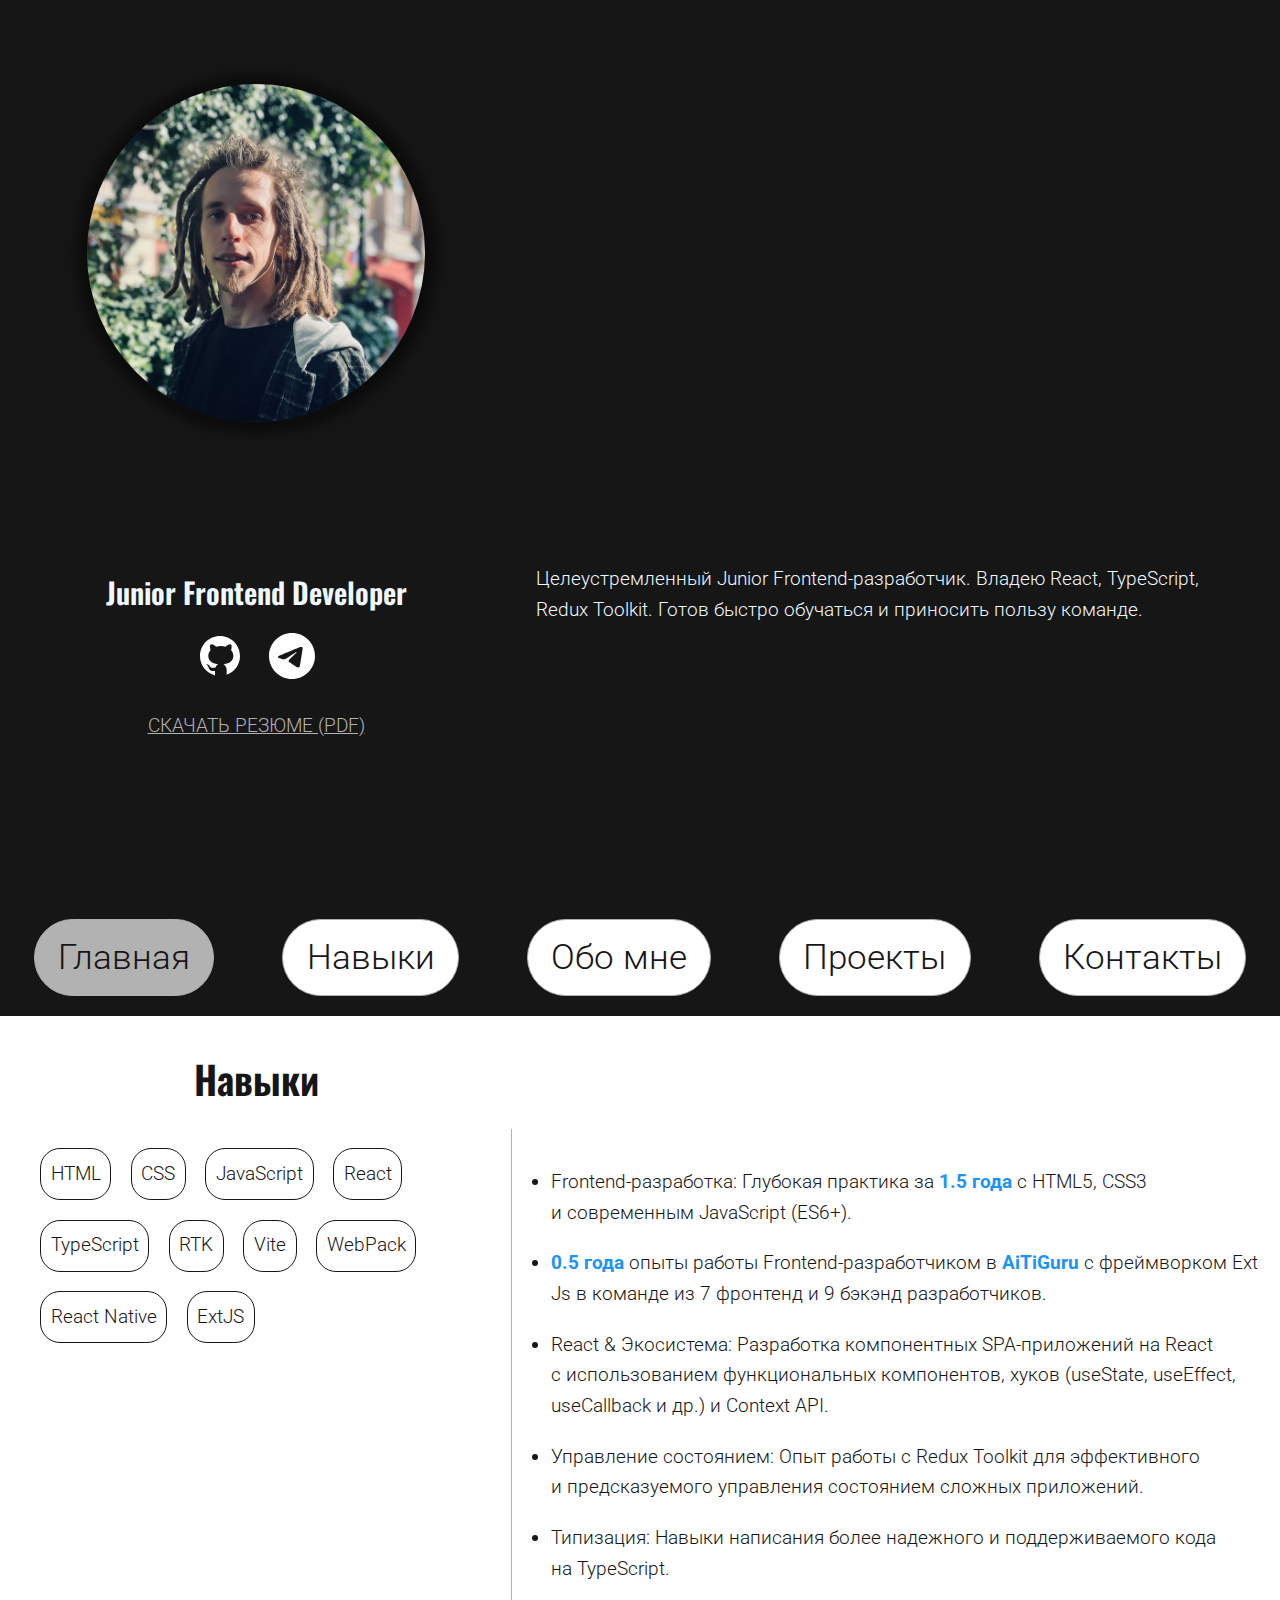
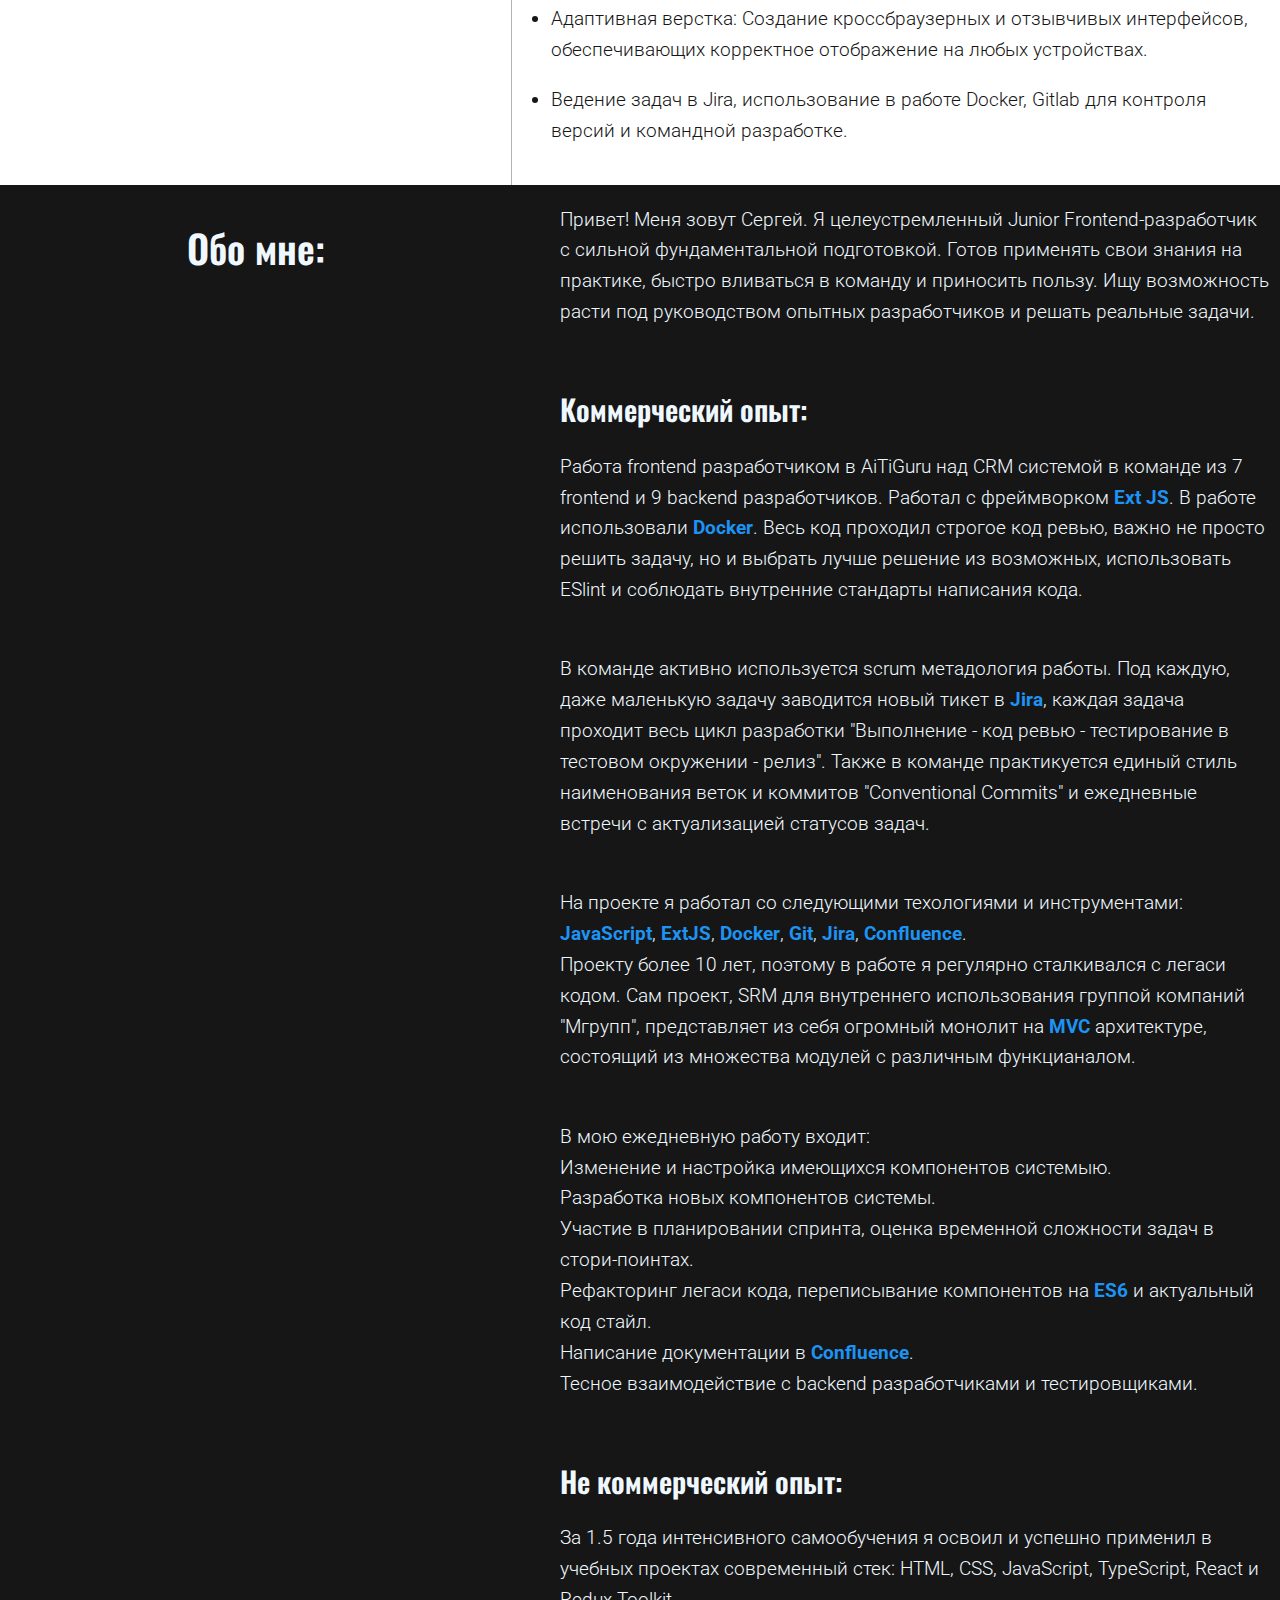
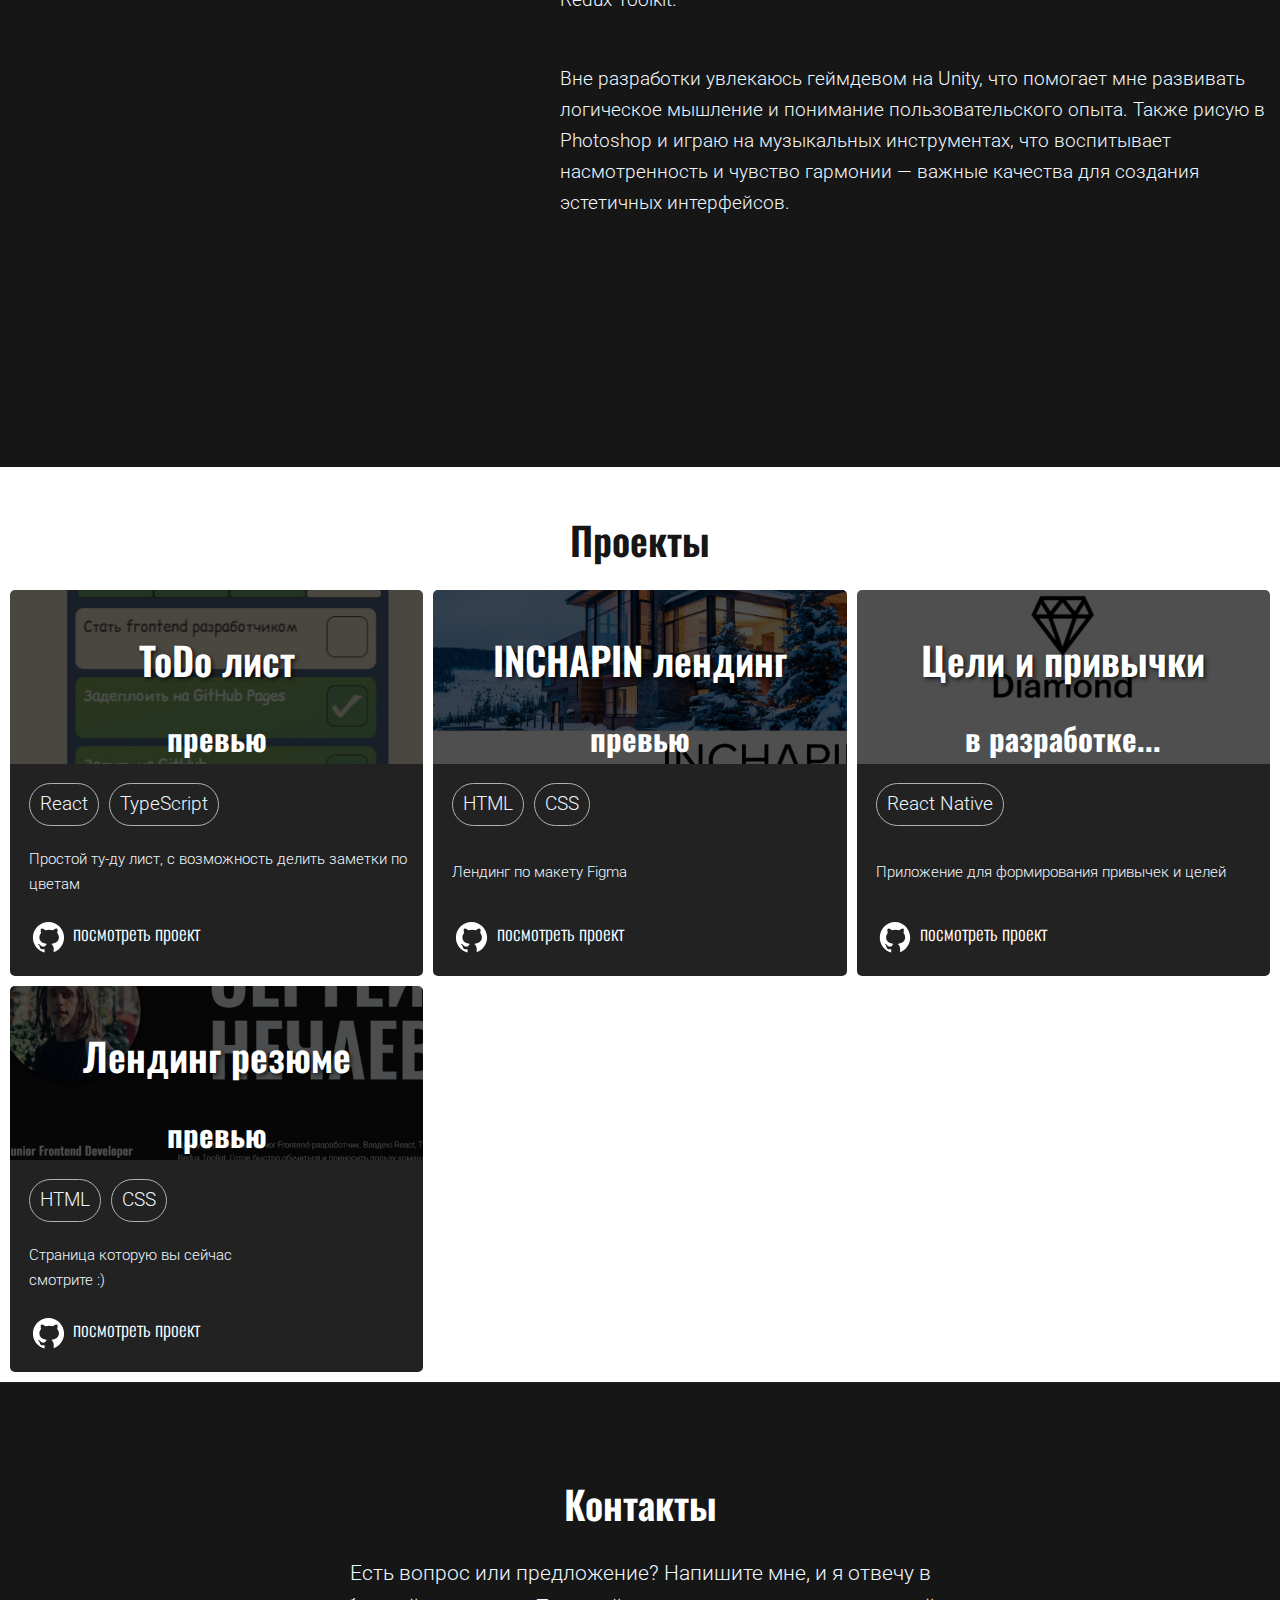
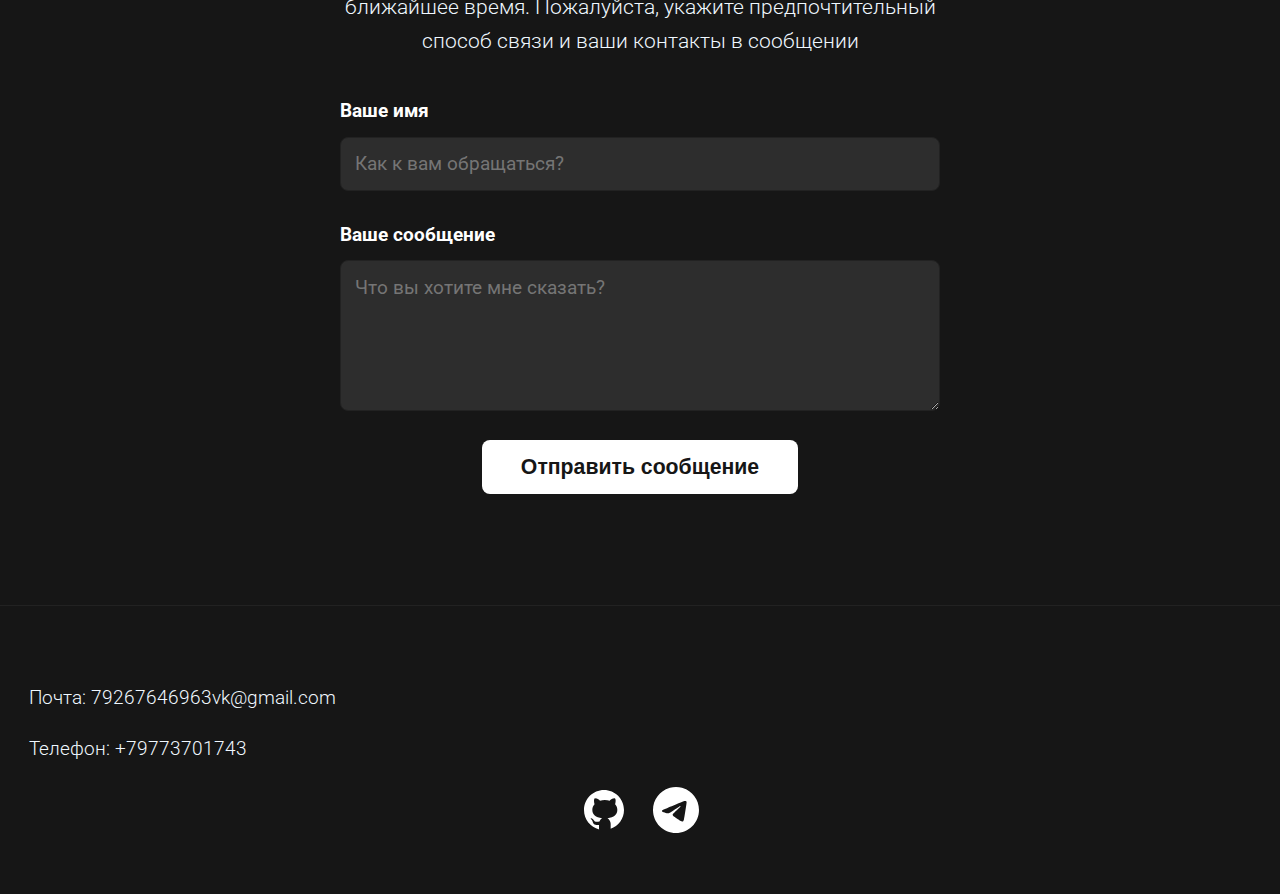
<file: index.html>
<!DOCTYPE html>
<html lang="en">

<head>
    <meta charset="UTF-8">
    <meta name="viewport" content="width=device-width, initial-scale=1.0">
    <meta name="robots" content="index, follow">

    <title>Sergey Frontend</title>
    <link rel="stylesheet" href="./styles/index.css">
</head>

<body>
    <article class="hero" id="hero">
        <img src="./images/avatar.jpg" alt="avatar" class="hero__avatar" loading="lazy">
        <h1 class="hero__title">Сергей <br> Нечаев</h1>
        <div class="hero__left">
            <h2 class="hero__sub-title">Junior Frontend Developer</h2>
            <div class="lincks">
                <button class="link-button" onclick="window.open('https://github.com/ZeroChapter', '_blank')"
                    title="мой GitHub" data-tooltip="GitHub">
                    <img src="./images/icons/github.svg" alt="GitHub">
                </button>
                <button class="link-button" onclick="window.open('http://t.me/LuSenec', '_blank')" title="мой телеграм"
                    data-tooltip="Telegram">
                    <img src="./images/icons/teelgram.svg" alt="tg">
                </button>
            </div>
            <a href="./resume.pdf.html" target="_blank" class="download-link">
                СКАЧАТЬ РЕЗЮМЕ (PDF)
            </a>
        </div>

        <p class="hero__text">
            Целеустремленный Junior Frontend-разработчик. Владею React, TypeScript, Redux&nbsp;Toolkit. Готов быстро
            обучаться и&nbsp;приносить пользу команде.
        </p>

    </article>
    <nav class="nav">
        <button class="nav__toggle" id="navToggle" aria-label="Открыть меню">
            <span></span>
            <span></span>
            <span></span>
        </button>

        <div class="nav__overlay" id="navOverlay"></div>

        <ul class="nav__menu" id="navMenu">
            <li class="nav__item"><a href="#hero">Главная</a></li>
            <li class="nav__item"><a href="#skills">Навыки</a></li>
            <li class="nav__item"><a href="#about">Обо мне</a></li>
            <li class="nav__item"><a href="#projects">Проекты</a></li>
            <li class="nav__item"><a href="#contacts">Контакты</a></li>
        </ul>
    </nav>
    <article class="skills" id="skills">
        <h2 class="skills__h">Навыки</h2>
        <h2 class="skills__h"> </h2>
        <div class="skills__title">
            <ul class="bullets">
                <li>HTML <div data-rating="10" class="level"></div>
                </li>
                <li>CSS <div data-rating="10" class="level"></div>
                </li>
                <li>JavaScript <div data-rating="8" class="level"></div>
                </li>
                <li>React <div data-rating="7" class="level"></div>
                </li>
                <li>TypeScript <div data-rating="8" class="level"></div>
                </li>
                <li>RTK <div data-rating="5" class="level"></div>
                </li>
                <li>Vite <div data-rating="6" class="level"></div>
                </li>
                <li>WebPack <div data-rating="3" class="level"></div>
                </li>
                <li>React Native <div data-rating="3" class="level"></div>
                </li>
                <li>ExtJS <div data-rating="6" class="level"></div>
                </li>
            </ul>
        </div>
        <ul class="skills__text">
            <li>Frontend-разработка: Глубокая практика за&nbsp;<strong>1.5 года</strong> с&nbsp;HTML5, CSS3
                и&nbsp;современным JavaScript (ES6+).</li>
            <li>
                <strong>0.5 года</strong> опыты работы Frontend-разработчиком в <strong>AiTiGuru</strong> c фреймворком Ext Js
                в команде из 7 фронтенд и 9 бэкэнд разработчиков. 
            </li>    
            <li>React &amp;&nbsp;Экосистема: Разработка компонентных SPA-приложений на&nbsp;React с&nbsp;использованием
                функциональных компонентов, хуков (useState, useEffect, useCallback и&nbsp;др.) и&nbsp;Context API.</li>
            <li>Управление состоянием: Опыт работы с&nbsp;Redux Toolkit для эффективного и&nbsp;предсказуемого
                управления состоянием сложных приложений.</li>
            <li>Типизация: Навыки написания более надежного и&nbsp;поддерживаемого кода на&nbsp;TypeScript.</li>
            <li>Адаптивная верстка: Создание кроссбраузерных и&nbsp;отзывчивых интерфейсов, обеспечивающих корректное
                отображение на&nbsp;любых устройствах.</li>
            <li>Ведение задач в Jira, использование в работе Docker, Gitlab для контроля версий и командной разработке.</li>
        </ul>



    </article>
    <article class="about" id="about">
        <h2 class="about__h">Обо мне:</h2>
        <div>
            <p class="about__text">Привет! Меня зовут Сергей. Я целеустремленный Junior Frontend-разработчик с сильной
                фундаментальной подготовкой. Готов применять свои знания на практике, быстро вливаться в команду и
                приносить
                пользу. Ищу возможность расти под руководством опытных разработчиков и решать реальные задачи. </p>


            <h3 class="about__h3">Коммерческий опыт:</h3>
            <p class="about__text">
                Работа frontend разработчиком в AiTiGuru над CRM системой в команде из 7 frontend и 9 backend
                разработчиков.
                Работал с фреймворком <strong>Ext JS</strong>. В работе использовали <strong>Docker</strong>. Весь код
                проходил строгое код ревью, важно не просто решить задачу, но и выбрать лучше решение из возможных,
                использовать ESlint и соблюдать внутренние стандарты написания кода.
            </p>
            <p class="about__text">
                В команде активно используется scrum метадология работы. Под каждую, даже маленькую задачу заводится
                новый тикет в <strong>Jira</strong>,
                каждая задача проходит весь цикл разработки "Выполнение - код ревью - тестирование в тестовом окружении
                - релиз". Также в команде практикуется
                единый стиль наименования веток и коммитов "Conventional Commits" и ежедневные встречи с актуализацией статусов задач.
            </p>
            <p class="about__text">
                На проекте я работал со следующими техологиями и инструментами:<br> <strong>JavaScript</strong>,
                <strong>ExtJS</strong>, <strong>Docker</strong>, <strong>Git</strong>, <strong>Jira</strong>,
                <strong>Confluence</strong>. <br>
                Проекту более 10 лет, поэтому в работе я регулярно сталкивался с легаси кодом. Сам проект, SRM для
                внутреннего
                использования группой компаний "Мгрупп", представляет из себя
                огромный монолит на <strong>MVC</strong> архитектуре, состоящий из множества модулей с различным
                функцианалом. 
            </p>
            <p class="about__text">
                В мою ежедневную работу входит:<br>
                Изменение и настройка имеющихся компонентов системыю. <br>
                Разработка новых компонентов системы.<br>
                Участие в планировании спринта, оценка временной сложности задач в стори-поинтах. <br>
                Рефакторинг легаси кода, переписывание компонентов на <strong>ES6</strong> и актуальный код стайл. <br>
                Написание документации в <strong>Confluence</strong>.<br>
                Тесное взаимодействие с backend разработчиками и тестировщиками.
            </p>

            <h3 class="about__h3">Не коммерческий опыт:</h3>
            <p class="about__text">
                За 1.5 года интенсивного самообучения я освоил и успешно применил в учебных
                проектах современный стек: HTML, CSS, JavaScript, TypeScript, React и Redux Toolkit.
            </p>


            <p class="about__text">Вне разработки увлекаюсь геймдевом на Unity, что помогает мне развивать логическое
                мышление и понимание пользовательского опыта. Также рисую в Photoshop и играю на музыкальных
                инструментах, что воспитывает насмотренность и чувство гармонии — важные качества для создания
                эстетичных интерфейсов.</p>


        </div>

    </article>
    <article class="projects" id="projects">
        <h2 class="projects__title">Проекты</h2>
        <ul class="project-list">
            <li>
                <div class="project-card">
                    <h2 class="project-card__h2">ToDo&nbsp;лист</h2>
                    <a class="project-card__top" href="https://zerochapter.github.io/List_App/" target="_blank"><img
                            src="./images/todo.jpg" alt="туду лист" loading="lazy"></a>
                    <div class="project-card__bottom">
                        <ul class="stack">
                            <li>React</li>
                            <li>TypeScript</li>
                        </ul>
                        <p>Простой ту-ду лист, с возможность делить заметки по цветам</p>
                        <a href="https://github.com/ZeroChapter/List_App" class="project__git" target="_blank"> <img
                                src="./images/icons/github.svg" alt="Git">посмотреть проект</a>
                    </div>
                </div>
            </li>
            <li>
                <div class="project-card">
                    <h2 class="project-card__h2">INCHAPIN лендинг</h2>
                    <a class="project-card__top" href="https://zerochapter.github.io/INCHAPIN/" target="_blank"><img
                            src="./images/inchapin.jpg" alt="лендинг" loading="lazy"></a>
                    <div class="project-card__bottom">
                        <ul class="stack">
                            <li>HTML</li>
                            <li>CSS</li>
                        </ul>
                        <p>Лендинг по макету Figma</p>
                        <a href="https://github.com/ZeroChapter/INCHAPIN/" class="project__git" target="_blank"> <img
                                src="./images/icons/github.svg" alt="Git">посмотреть проект</a>
                    </div>
                </div>
            </li>
            <li>
                <div class="project-card">
                    <h2 class="project-card__h2">Цели и привычки</h2>
                    <a class="project-card__top-plane" href=""><img src="./images/diamond.jpg" alt=""></a>
                    <div class="project-card__bottom">
                        <ul class="stack">
                            <li>React Native</li>
                        </ul>
                        <p>Приложение для формирования привычек и целей</p>
                        <a href="https://github.com/ZeroChapter/Diamond" class="project__git" target="_blank"> <img
                                src="./images/icons/github.svg" alt="Git">посмотреть проект</a>
                    </div>
                </div>
            </li>
            <li>
                <div class="project-card">
                    <h2 class="project-card__h2">Лендинг резюме</h2>
                    <a class="project-card__top" href="https://cv-lending.vercel.app"><img src="./images/sergio.jpg"
                            alt=""></a>
                    <div class="project-card__bottom">
                        <ul class="stack">
                            <li>HTML</li>
                            <li>CSS</li>
                        </ul>
                        <p>Страница которую вы сейчас <br> смотрите :)</p>
                        <a href="https://github.com/ZeroChapter/CV_lending" class="project__git" target="_blank"> <img
                                src="./images/icons/github.svg" alt="Git">посмотреть проект</a>
                    </div>
                </div>
            </li>
        </ul>
    </article>
    <article id="contacts" class="contacts">
        <h2 class="contacts__title">Контакты</h2>
        <p class="contacts__text">Есть вопрос или предложение? Напишите мне, и я отвечу в ближайшее время.
            Пожалуйста, укажите предпочтительный способ связи и ваши контакты в сообщении
        </p>

        <form id="contact-form" class="contact-form">

            <div class="form-group">
                <label for="sender-name" class="form-label">Ваше имя</label>
                <input type="text" id="sender-name" name="sender_name" class="form-input"
                    placeholder="Как к вам обращаться?" required>
            </div>


            <div class="form-group">
                <label for="message" class="form-label">Ваше сообщение</label>
                <textarea id="message" name="message" class="form-textarea" rows="5"
                    placeholder="Что вы хотите мне сказать?" required></textarea>
            </div>


            <button type="submit" class="form-submit-btn">Отправить сообщение</button>
        </form>


        <div id="form-status" class="form-status"></div>
    </article>
    <article class="contacts">
        <p><span class="contacts-colored">Почта:</span> 79267646963vk@gmail.com</p>
        <p><span class="contacts-colored">Телефон:</span> +79773701743</p>
        <div class="lincks">
            <button class="link-button" onclick="window.open('https://github.com/ZeroChapter', '_blank')"
                title="мой GitHub" data-tooltip="GitHub">
                <img src="./images/icons/github.svg" alt="GitHub">
            </button>
            <button class="link-button" onclick="window.open('http://t.me/LuSenec', '_blank')" title="мой телеграм"
                data-tooltip="Telegram">
                <img src="./images/icons/teelgram.svg" alt="tg">
            </button>
        </div>
    </article>

    <script src="./telegram-form.js"></script>
    <script src="./nav.js"></script>
    <script src="./open-site.js"></script>
</body>

</html>
</file>
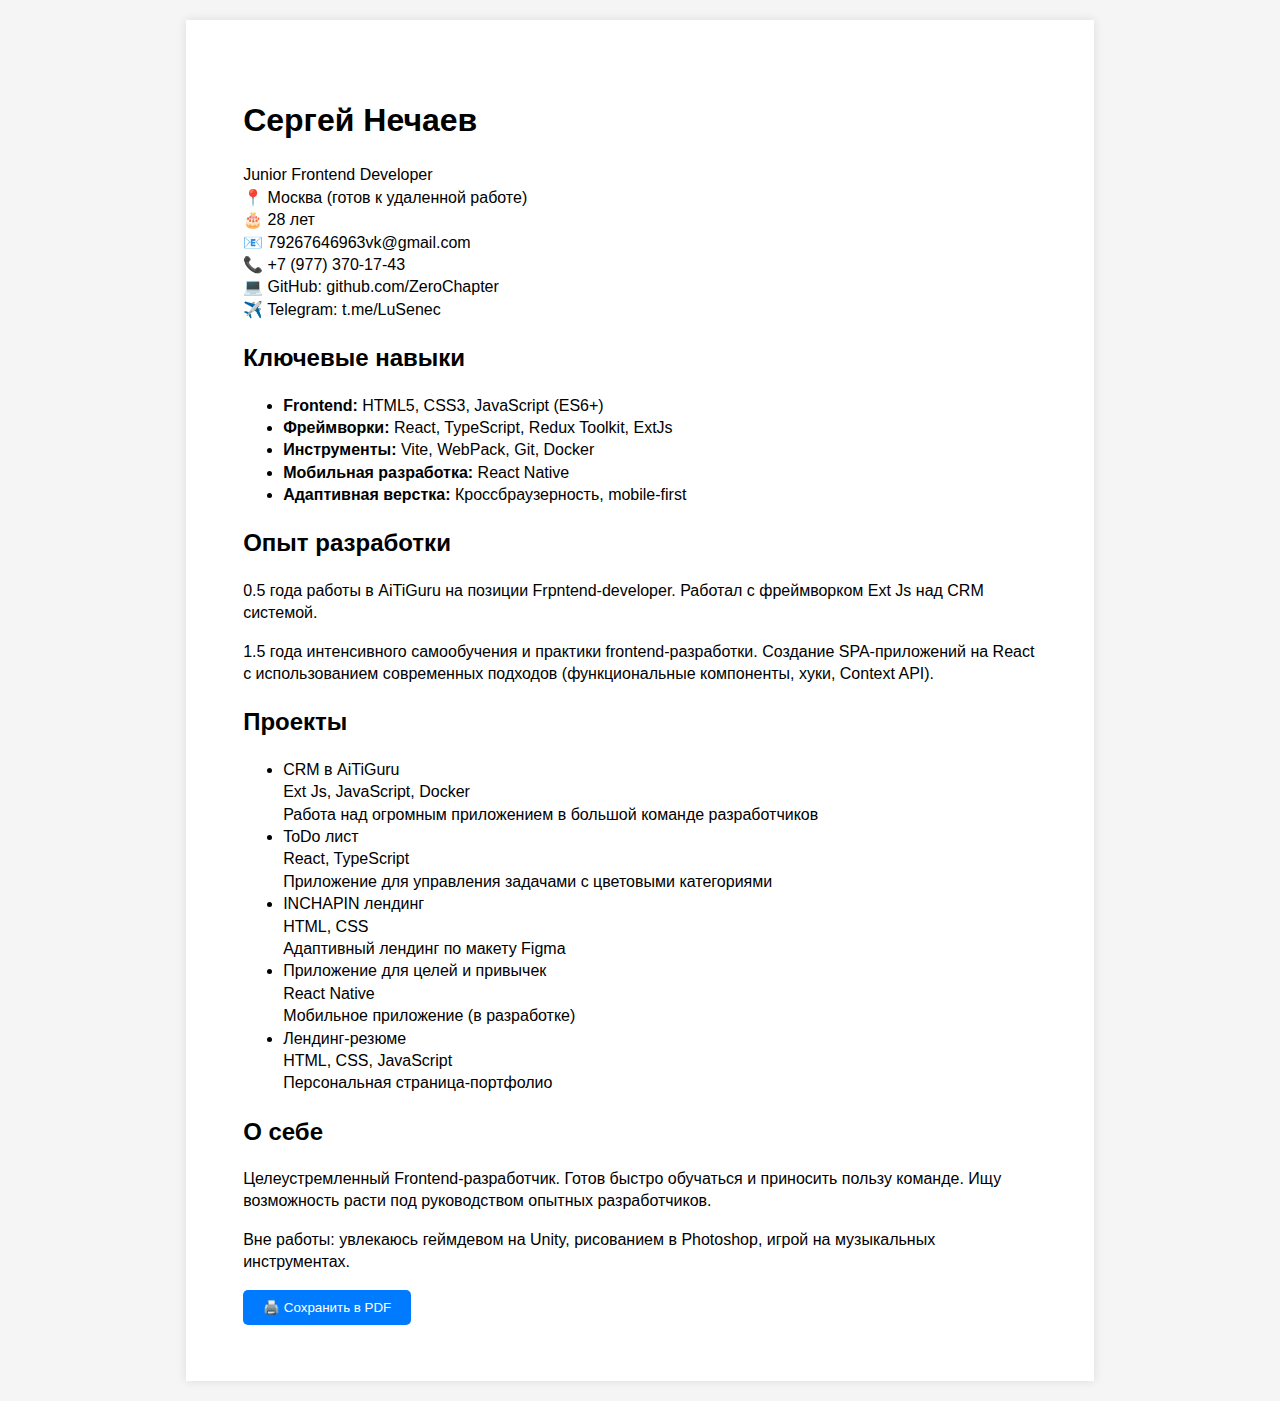
<file: resume.pdf.html>
<!DOCTYPE html>
<html lang="ru">

<head>
    <meta charset="UTF-8">
    <meta name="viewport" content="width=device-width, initial-scale=1.0">
    <title>Резюме - Сергей Нечаев</title>
    <style>
        @media print {
            body {
                font-family: 'Arial', sans-serif;
                line-height: 1.4;
                color: #000;
                background: #fff;
                font-size: 12pt;
                margin: 0;
                padding: 0;
            }

            .container {
                max-width: 210mm;
                margin: 0 auto;
                padding: 15mm;
            }

            .section {
                margin-bottom: 15px;
                page-break-inside: avoid;
            }

            h1 {
                font-size: 18pt;
                margin-bottom: 5px;
                color: #000;
            }

            h2 {
                font-size: 14pt;
                margin: 15px 0 8px 0;
                padding-bottom: 3px;
                border-bottom: 1px solid #ccc;
                color: #333;
            }

            .contact-info {
                font-size: 10pt;
                margin-bottom: 15px;
                color: #666;
            }

            .skills-list,
            .projects-list {
                padding-left: 15px;
            }

            .skills-list li,
            .projects-list li {
                margin-bottom: 4px;
            }

            .project-item {
                margin-bottom: 10px;
            }

            .project-title {
                font-weight: bold;
            }

            .project-tech {
                font-style: italic;
                color: #666;
                font-size: 10pt;
            }


            .no-print {
                display: none;
            }


            * {
                -webkit-print-color-adjust: exact;
                print-color-adjust: exact;
            }
        }


        @media screen {
            body {
                font-family: 'Arial', sans-serif;
                line-height: 1.4;
                color: #000;
                background: #f5f5f5;
                font-size: 12pt;
                margin: 0;
                padding: 20px;
            }

            .container {
                max-width: 210mm;
                margin: 0 auto;
                background: #fff;
                padding: 15mm;
                box-shadow: 0 0 10px rgba(0, 0, 0, 0.1);
            }
        }
    </style>
</head>

<body>
    <div class="container">
        <div class="section">
            <h1>Сергей Нечаев</h1>
            <div class="contact-info">
                Junior Frontend Developer<br>
                📍 Москва (готов к удаленной работе) <br>
                🎂 28 лет <br>
                📧 79267646963vk@gmail.com<br>
                📞 +7 (977) 370-17-43<br>
                💻 GitHub: github.com/ZeroChapter<br>
                ✈️ Telegram: t.me/LuSenec
            </div>
        </div>

        <div class="section">
            <h2>Ключевые навыки</h2>
            <ul class="skills-list">
                <li><strong>Frontend:</strong> HTML5, CSS3, JavaScript (ES6+)</li>
                <li><strong>Фреймворки:</strong> React, TypeScript, Redux Toolkit, ExtJs</li>
                <li><strong>Инструменты:</strong> Vite, WebPack, Git, Docker</li>
                <li><strong>Мобильная разработка:</strong> React Native</li>
                <li><strong>Адаптивная верстка:</strong> Кроссбраузерность, mobile-first</li>
            </ul>
        </div>

        <div class="section">
            <h2>Опыт разработки</h2>
            <p>0.5 года работы в AiTiGuru на позиции Frpntend-developer. Работал с фреймворком Ext Js над CRM системой.</p>
            <p>1.5 года интенсивного самообучения и практики frontend-разработки. Создание SPA-приложений на React с
                использованием современных подходов (функциональные компоненты, хуки, Context API).</p>
        </div>

        <div class="section">
            <h2>Проекты</h2>
            <ul class="projects-list">

                <li class="project-item">
                    <div class="project-title">CRM в AiTiGuru</div>
                    <div class="project-tech">Ext Js, JavaScript, Docker</div>
                    <div>Работа над огромным приложением в большой команде разработчиков</div>
                </li>

                <li class="project-item">
                    <div class="project-title">ToDo лист</div>
                    <div class="project-tech">React, TypeScript</div>
                    <div>Приложение для управления задачами с цветовыми категориями</div>
                </li>

                <li class="project-item">
                    <div class="project-title">INCHAPIN лендинг</div>
                    <div class="project-tech">HTML, CSS</div>
                    <div>Адаптивный лендинг по макету Figma</div>
                </li>

                <li class="project-item">
                    <div class="project-title">Приложение для целей и привычек</div>
                    <div class="project-tech">React Native</div>
                    <div>Мобильное приложение (в разработке)</div>
                </li>

                <li class="project-item">
                    <div class="project-title">Лендинг-резюме</div>
                    <div class="project-tech">HTML, CSS, JavaScript</div>
                    <div>Персональная страница-портфолио</div>
                </li>
            </ul>
        </div>

        <div class="section">
            <h2>О себе</h2>
            <p>Целеустремленный Frontend-разработчик. Готов быстро обучаться и приносить пользу команде. Ищу
                возможность расти под руководством опытных разработчиков.</p>
            <p>Вне работы: увлекаюсь геймдевом на Unity, рисованием в Photoshop, игрой на музыкальных инструментах.
            </p>
        </div>

        <div class="section no-print">
            <button onclick="window.print()"
                style="padding: 10px 20px; background: #007bff; color: white; border: none; border-radius: 5px; cursor: pointer;">
                🖨️ Сохранить в PDF
            </button>
        </div>
    </div>

    <script>

        window.onload = function () {
            // window.print();
        }
    </script>
</body>

</html>
</file>
<file: styles/index.css>
@import "./variables.css";
@import "./fonts.css";

@import "./hero.css";
@import "./nav-menu.css";
@import "./skills.css";
@import "./about.css";
@import "./projects.css";
@import "./contacts.css";

:root {
  font-size: calc(14px + (20 - 14) * (100vw - 350px) / (1400 - 350));
}
html {
  scroll-behavior: smooth;
}
.nav__item.active {
  background-color: var(--text-color) !important;

  & a {
    color: var(--main-bacground) !important;
  }
}
article {
  scroll-margin-top: 80px;
}
body {
  background-color: var(--main-bacground);
  display: flex;
  color: aliceblue;
  margin: auto;
  min-width: var(--min-width);
  max-width: var(--max-width);
  box-shadow: 1px 1px 13px 11px rgba(0, 0, 0, 0.5);
  flex-direction: column;
  gap: 0rem;
}

@media (max-width: 870px) {
  body {
    box-shadow: none;
  }
}
</file>
